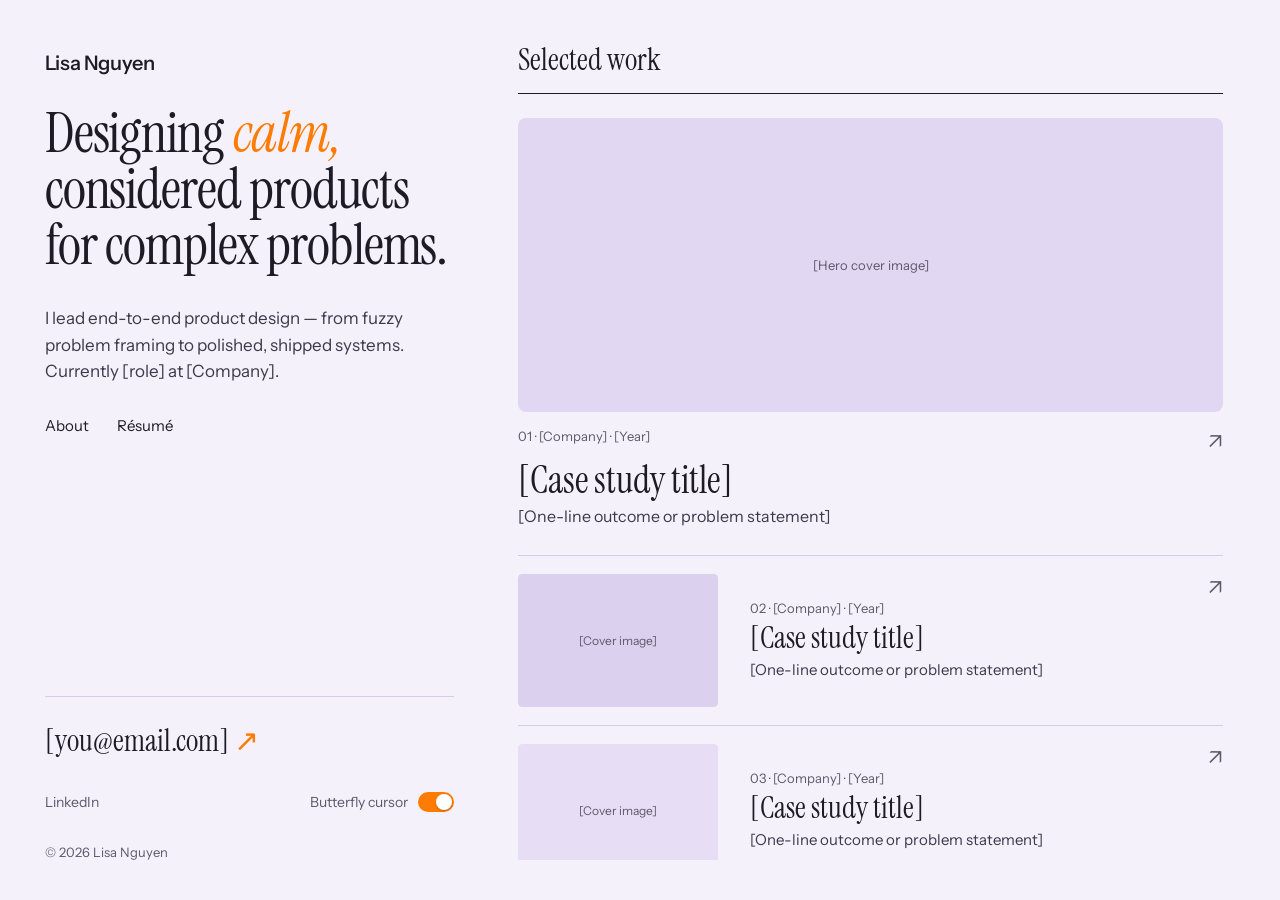
<file: index.html>
<!doctype html>
<html lang="en">
<head>
  <meta charset="utf-8">
  <meta name="viewport" content="width=device-width, initial-scale=1">
  <title>Lisa Nguyen — Senior Product Designer</title>
  <meta name="description" content="Lisa Nguyen is a senior product designer designing calm, considered products for complex problems.">
  <link rel="preconnect" href="https://fonts.googleapis.com">
  <link rel="preconnect" href="https://fonts.gstatic.com" crossorigin>
  <link href="https://fonts.googleapis.com/css2?family=Instrument+Serif:ital@0;1&family=Instrument+Sans:wght@400..700&display=swap" rel="stylesheet">
  <link rel="stylesheet" href="styles.css">
  <script src="main.js" defer></script>
</head>
<body>
  <div class="shell">

    <aside class="intro">
      <div class="intro-top">
        <a class="brand" href="./">Lisa Nguyen</a>
        <h1 class="serif">Designing <em class="accent wave">calm,</em> considered products for complex problems.</h1>
        <p class="bio">I lead end-to-end product design — from fuzzy problem framing to polished, shipped systems. Currently [role] at [Company].</p>
        <nav aria-label="Main">
          <a href="about.html" data-roll>About</a>
          <a href="#" data-roll>Résumé</a>
        </nav>
      </div>

      <div class="contact">
        <a class="email" href="mailto:you@email.com">[you@email.com] <span class="accent">↗</span></a>
        <div class="contact-meta">
          <div class="socials">
            <a href="#" data-roll>LinkedIn</a>
          </div>
          <button class="cursor-toggle" type="button" role="switch" aria-checked="true" data-cursor-toggle>
            Butterfly cursor <span class="switch" aria-hidden="true"><span class="switch-thumb"></span></span>
          </button>
        </div>
        <p class="copyright">© 2026 Lisa Nguyen</p>
      </div>
    </aside>

    <main class="worklist" id="work">
      <div class="worklist-head">
        <h2 class="serif">Selected work</h2>
      </div>

      <!-- To add a project: copy one <a class="project"> block.
           Replace the placeholder div with <img src="assets/your-cover.jpg" alt="…"> -->

      <!-- Featured card · option A, slim (wide short cover, no button) -->
      <a class="featured" href="work/project-01.html">
        <div class="featured-cover">
          <div class="placeholder">[Hero cover image]</div>
        </div>
        <div class="featured-text">
          <span class="featured-meta">
            <span>01 · [Company] · [Year]</span>
            <span class="project-arrow" aria-hidden="true">↗</span>
          </span>
          <span class="featured-title">[Case study title]</span>
          <span class="featured-line">[One-line outcome or problem statement]</span>
        </div>
      </a>

      <!-- [HIDDEN: featured-row] Original featured project as a regular row.
           To bring it back, delete this comment's opening and closing lines
           and remove the "Featured card · option A" block above.
      <a class="project" href="work/project-01.html">
        <div class="project-cover"><div class="placeholder">[Cover image]</div></div>
        <div class="project-text">
          <span class="project-meta">01 · [Company] · [Year]</span>
          <span class="project-title">[Case study title]</span>
          <span class="project-line">[One-line outcome or problem statement]</span>
        </div>
        <span class="tag">Featured</span>
      </a>
      [/HIDDEN: featured-row] -->

      <a class="project" href="#">
        <div class="project-cover"><div class="placeholder tone-2">[Cover image]</div></div>
        <div class="project-text">
          <span class="project-meta">02 · [Company] · [Year]</span>
          <span class="project-title">[Case study title]</span>
          <span class="project-line">[One-line outcome or problem statement]</span>
        </div>
        <span class="project-arrow" aria-hidden="true">↗</span>
      </a>

      <a class="project" href="#">
        <div class="project-cover"><div class="placeholder tone-3">[Cover image]</div></div>
        <div class="project-text">
          <span class="project-meta">03 · [Company] · [Year]</span>
          <span class="project-title">[Case study title]</span>
          <span class="project-line">[One-line outcome or problem statement]</span>
        </div>
        <span class="project-arrow" aria-hidden="true">↗</span>
      </a>

      <a class="project" href="#">
        <div class="project-cover"><div class="placeholder">[Cover image]</div></div>
        <div class="project-text">
          <span class="project-meta">04 · [Company] · [Year]</span>
          <span class="project-title">[Case study title]</span>
          <span class="project-line">[One-line outcome or problem statement]</span>
        </div>
        <span class="project-arrow" aria-hidden="true">↗</span>
      </a>

      <a class="project" href="#">
        <div class="project-cover"><div class="placeholder tone-2">[Cover image]</div></div>
        <div class="project-text">
          <span class="project-meta">05 · [Company] · [Year]</span>
          <span class="project-title">[Case study title]</span>
          <span class="project-line">[One-line outcome or problem statement]</span>
        </div>
        <span class="project-arrow" aria-hidden="true">↗</span>
      </a>

      <a class="project" href="#">
        <div class="project-cover"><div class="placeholder tone-3">[Cover image]</div></div>
        <div class="project-text">
          <span class="project-meta">06 · [Company] · [Year]</span>
          <span class="project-title">[Case study title]</span>
          <span class="project-line">[One-line outcome or problem statement]</span>
        </div>
        <span class="project-arrow" aria-hidden="true">↗</span>
      </a>

      <!-- [HIDDEN: archive-link] "Archive & side projects" link, hidden for now.
           To bring it back, delete this comment's opening and closing lines.
      <a class="archive-link" href="#">
        <span data-roll>Archive &amp; side projects</span>
        <span class="muted">→</span>
      </a>
      [/HIDDEN: archive-link] -->
      <div style="height: 24px"></div>

    </main>

  </div>
</body>
</html>
</file>
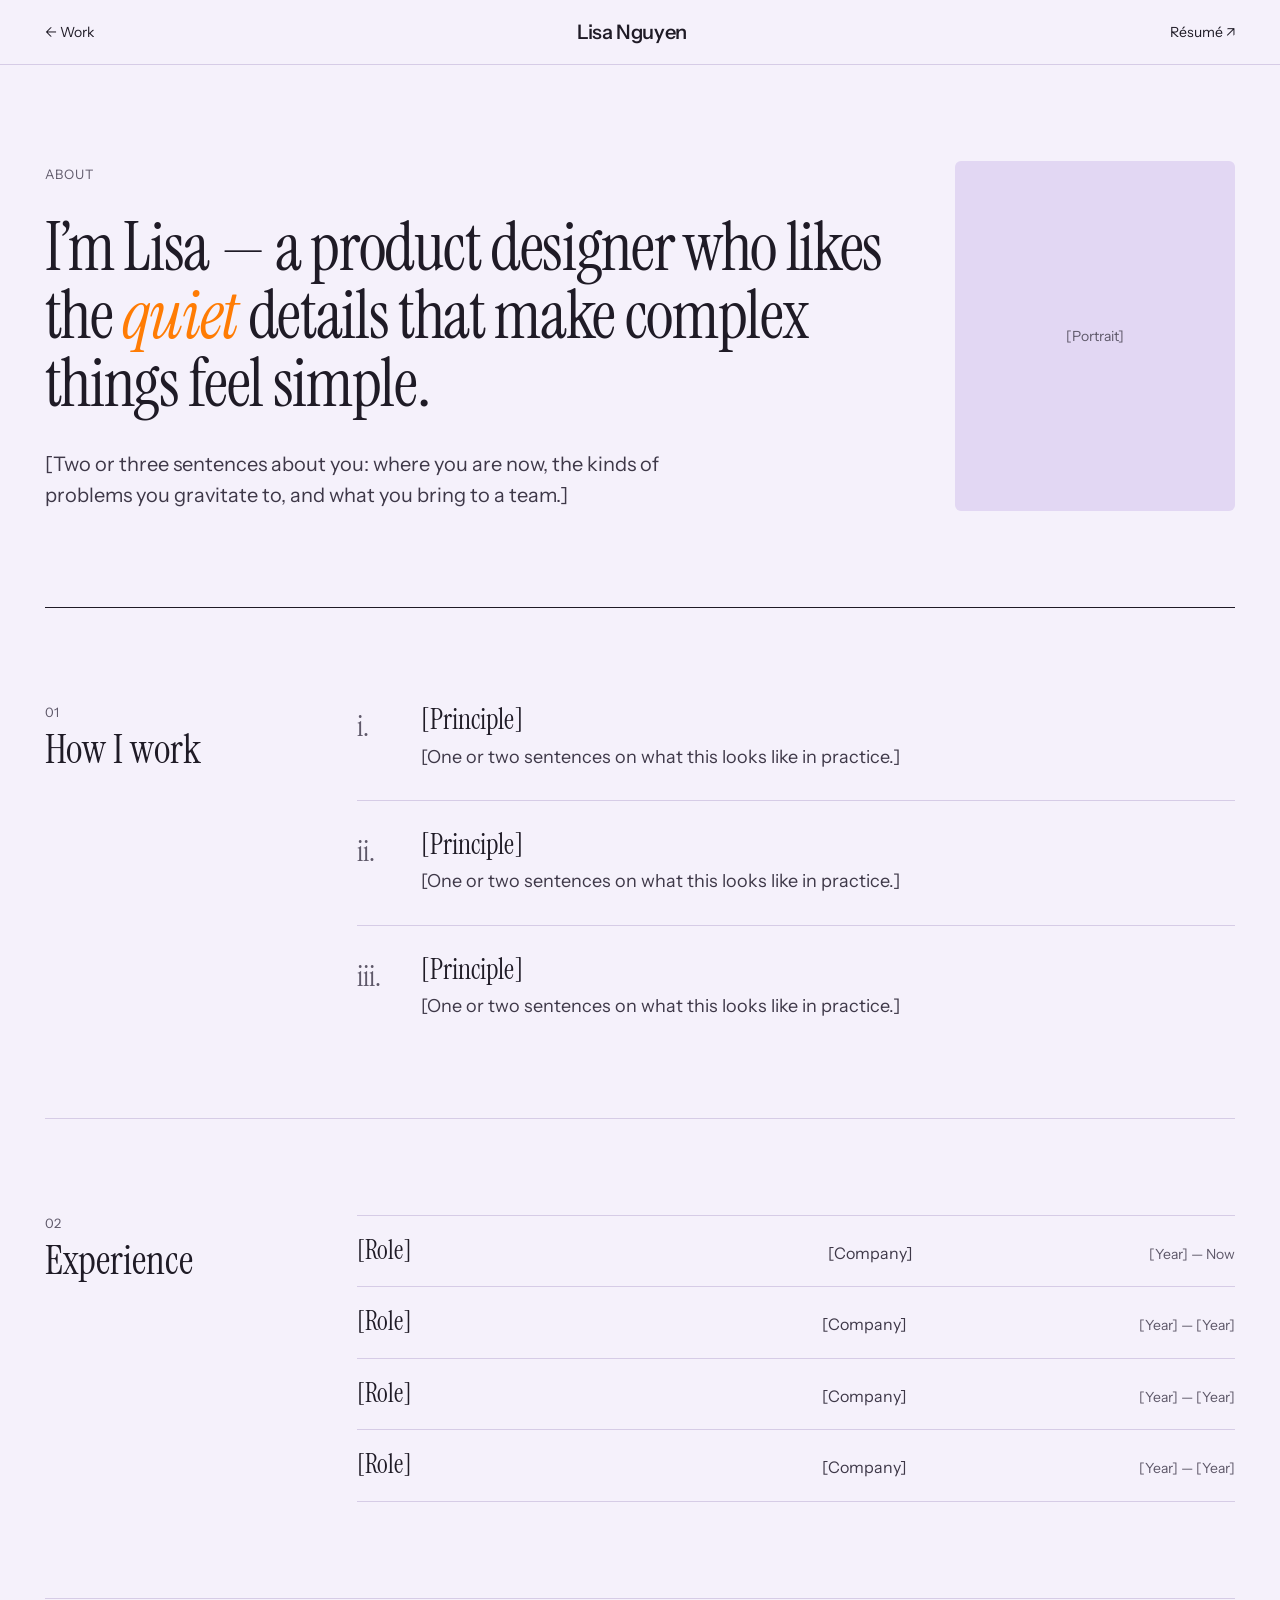
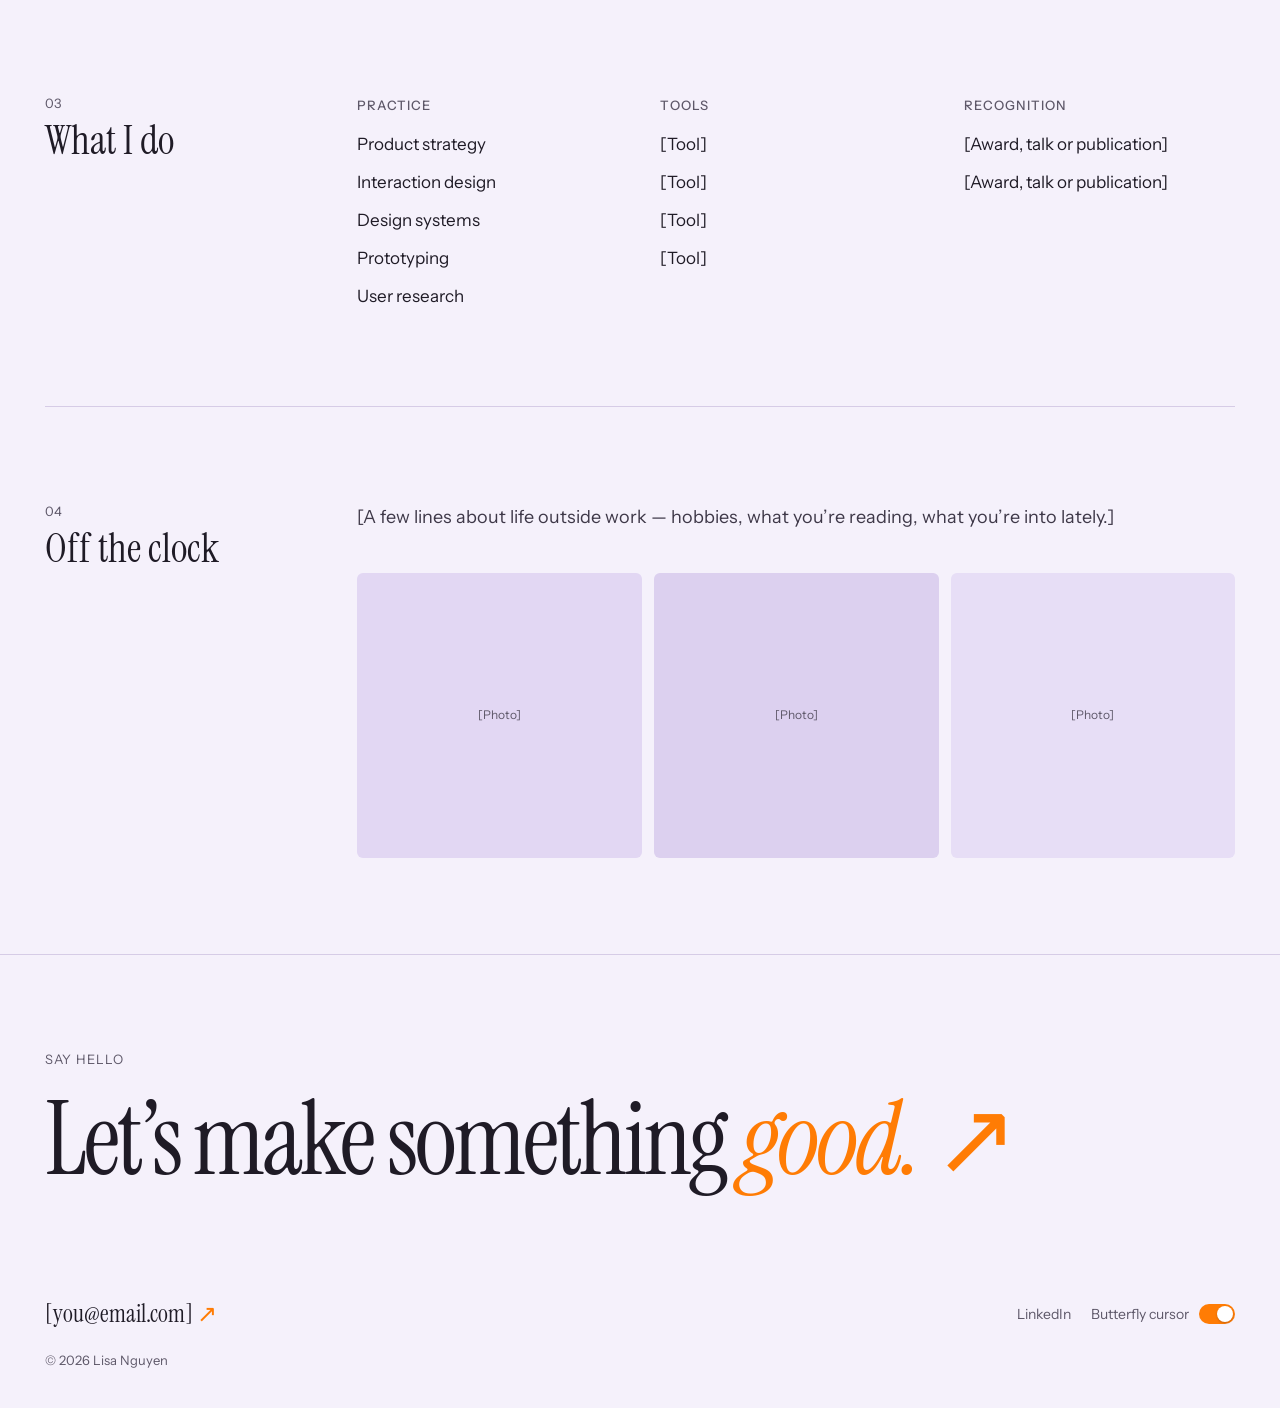
<file: about.html>
<!doctype html>
<html lang="en">
<head>
  <meta charset="utf-8">
  <meta name="viewport" content="width=device-width, initial-scale=1">
  <title>About — Lisa Nguyen</title>
  <meta name="description" content="About Lisa Nguyen, senior product designer.">
  <link rel="preconnect" href="https://fonts.googleapis.com">
  <link rel="preconnect" href="https://fonts.gstatic.com" crossorigin>
  <link href="https://fonts.googleapis.com/css2?family=Instrument+Serif:ital@0;1&family=Instrument+Sans:wght@400..700&display=swap" rel="stylesheet">
  <link rel="stylesheet" href="styles.css">
  <script src="main.js" defer></script>
</head>
<body>

  <header class="topbar">
    <div class="topbar-inner">
      <a href="./" data-roll>← Work</a>
      <a class="brand" href="./">Lisa Nguyen</a>
      <a href="#" data-roll>Résumé ↗</a>
    </div>
  </header>

  <main class="container">

    <section class="about-hero">
      <div class="about-intro">
        <p class="eyebrow">About</p>
        <h1 class="serif">I’m Lisa — a product designer who likes the <em class="accent wave">quiet</em> details that make complex things feel simple.</h1>
        <p class="summary">[Two or three sentences about you: where you are now, the kinds of problems you gravitate to, and what you bring to a team.]</p>
      </div>
      <!-- Replace with <img class="portrait" src="assets/portrait.jpg" alt="Lisa Nguyen"> -->
      <div class="placeholder portrait">[Portrait]</div>
    </section>

    <section class="chapter">
      <div class="chapter-label"><div><span class="muted" style="font-size: 13px">01</span><h2 class="serif">How I work</h2></div></div>
      <div class="chapter-body">
        <ol class="principles">
          <li>
            <span class="num">i.</span>
            <div><h3>[Principle]</h3><p>[One or two sentences on what this looks like in practice.]</p></div>
          </li>
          <li>
            <span class="num">ii.</span>
            <div><h3>[Principle]</h3><p>[One or two sentences on what this looks like in practice.]</p></div>
          </li>
          <li>
            <span class="num">iii.</span>
            <div><h3>[Principle]</h3><p>[One or two sentences on what this looks like in practice.]</p></div>
          </li>
        </ol>
      </div>
    </section>

    <section class="chapter">
      <div class="chapter-label"><div><span class="muted" style="font-size: 13px">02</span><h2 class="serif">Experience</h2></div></div>
      <div class="chapter-body">
        <ul class="experience">
          <li><span class="exp-role">[Role]</span><span class="exp-co">[Company]</span><span class="exp-years">[Year] — Now</span></li>
          <li><span class="exp-role">[Role]</span><span class="exp-co">[Company]</span><span class="exp-years">[Year] — [Year]</span></li>
          <li><span class="exp-role">[Role]</span><span class="exp-co">[Company]</span><span class="exp-years">[Year] — [Year]</span></li>
          <li><span class="exp-role">[Role]</span><span class="exp-co">[Company]</span><span class="exp-years">[Year] — [Year]</span></li>
        </ul>
      </div>
    </section>

    <section class="chapter">
      <div class="chapter-label"><div><span class="muted" style="font-size: 13px">03</span><h2 class="serif">What I do</h2></div></div>
      <div class="chapter-body">
        <div class="capabilities">
          <div>
            <h3 class="cap-head">Practice</h3>
            <ul>
              <li>Product strategy</li>
              <li>Interaction design</li>
              <li>Design systems</li>
              <li>Prototyping</li>
              <li>User research</li>
            </ul>
          </div>
          <div>
            <h3 class="cap-head">Tools</h3>
            <ul>
              <li>[Tool]</li>
              <li>[Tool]</li>
              <li>[Tool]</li>
              <li>[Tool]</li>
            </ul>
          </div>
          <div>
            <h3 class="cap-head">Recognition</h3>
            <ul>
              <li>[Award, talk or publication]</li>
              <li>[Award, talk or publication]</li>
            </ul>
          </div>
        </div>
      </div>
    </section>

    <section class="chapter no-rule">
      <div class="chapter-label"><div><span class="muted" style="font-size: 13px">04</span><h2 class="serif">Off the clock</h2></div></div>
      <div class="chapter-body">
        <p>[A few lines about life outside work — hobbies, what you’re reading, what you’re into lately.]</p>
        <div class="offclock">
          <div class="placeholder">[Photo]</div>
          <div class="placeholder tone-2">[Photo]</div>
          <div class="placeholder tone-3">[Photo]</div>
        </div>
      </div>
    </section>

  </main>

  <section class="about-cta">
    <div class="container">
      <p class="eyebrow">Say hello</p>
      <a class="cta-link" href="mailto:you@email.com">Let’s make something <em>good.</em> <span class="accent">↗</span></a>
    </div>
  </section>

  <footer class="site-footer">
    <a class="email" href="mailto:you@email.com">[you@email.com] <span class="accent">↗</span></a>
    <div class="socials" style="align-items: center">
      <a href="#" data-roll>LinkedIn</a>
      <button class="cursor-toggle" type="button" role="switch" aria-checked="true" data-cursor-toggle>
        Butterfly cursor <span class="switch" aria-hidden="true"><span class="switch-thumb"></span></span>
      </button>
    </div>
    <p class="copyright">© 2026 Lisa Nguyen</p>
  </footer>

</body>
</html>
</file>
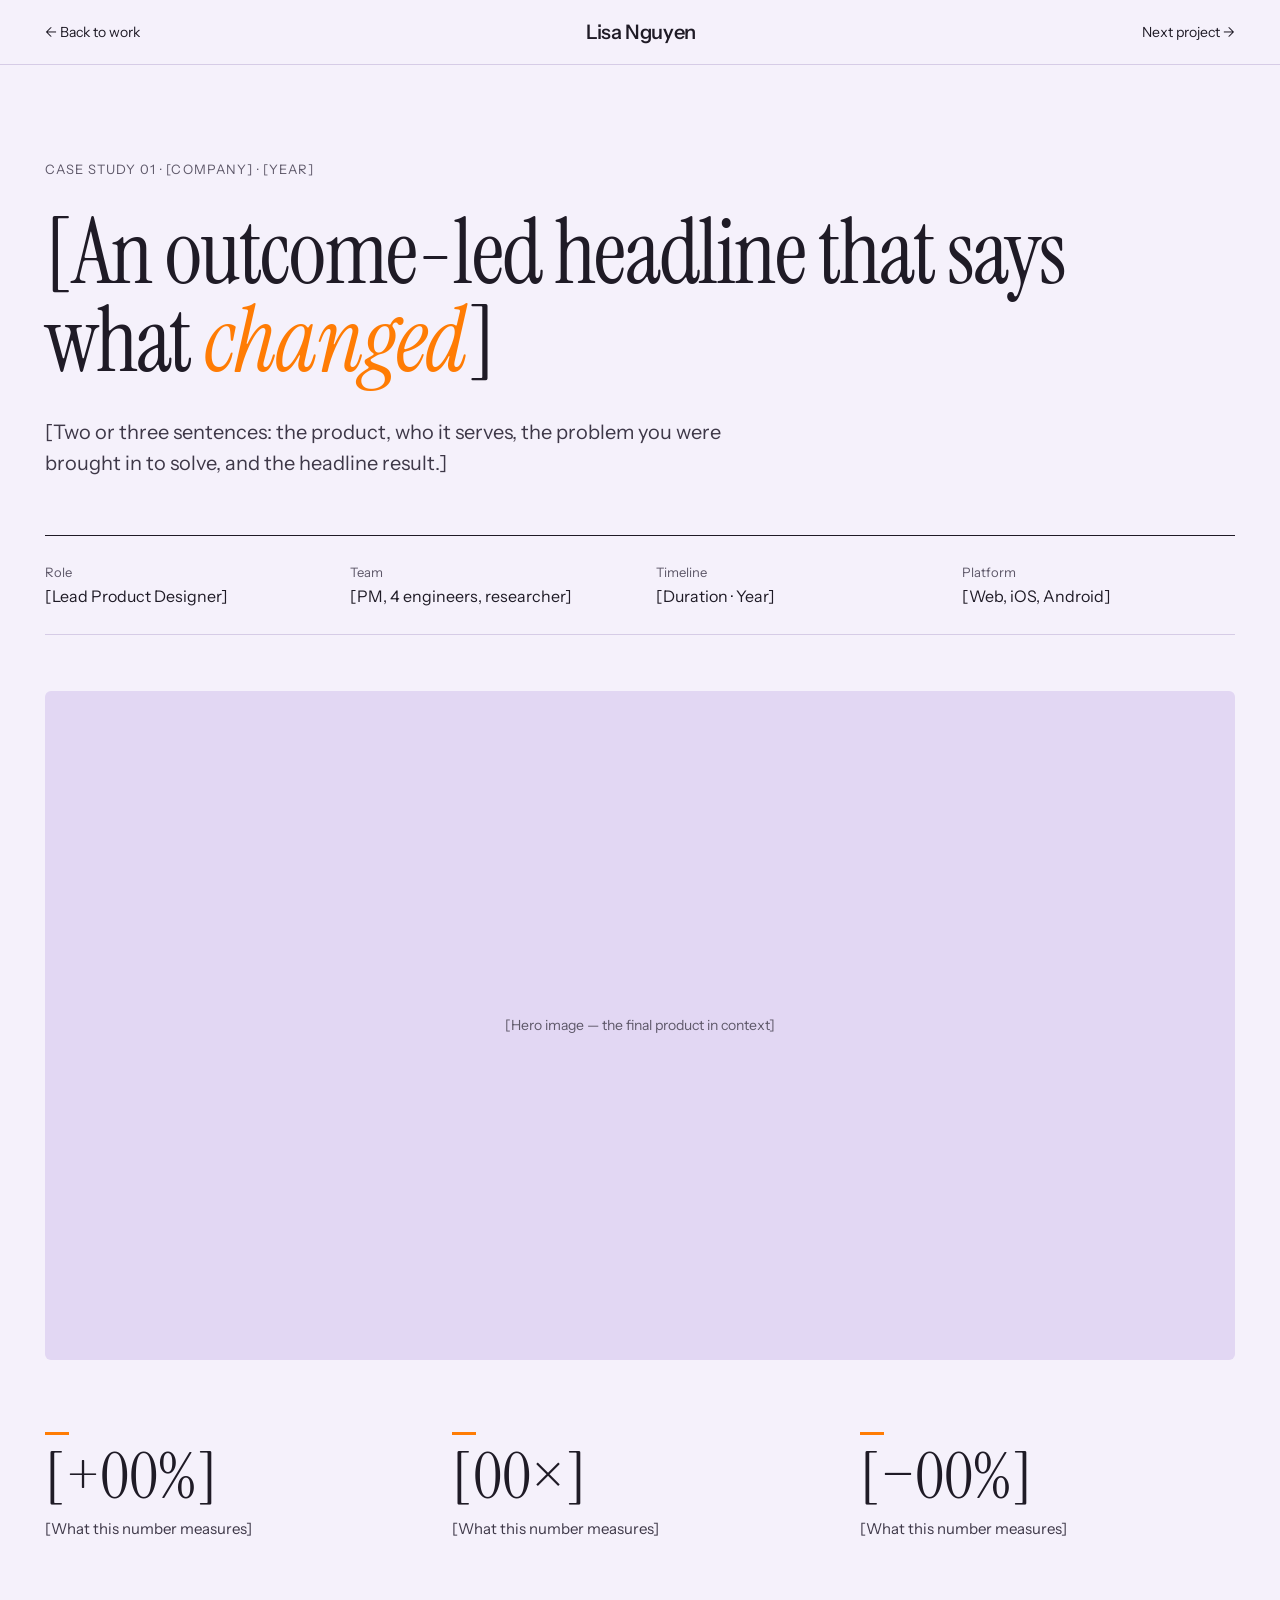
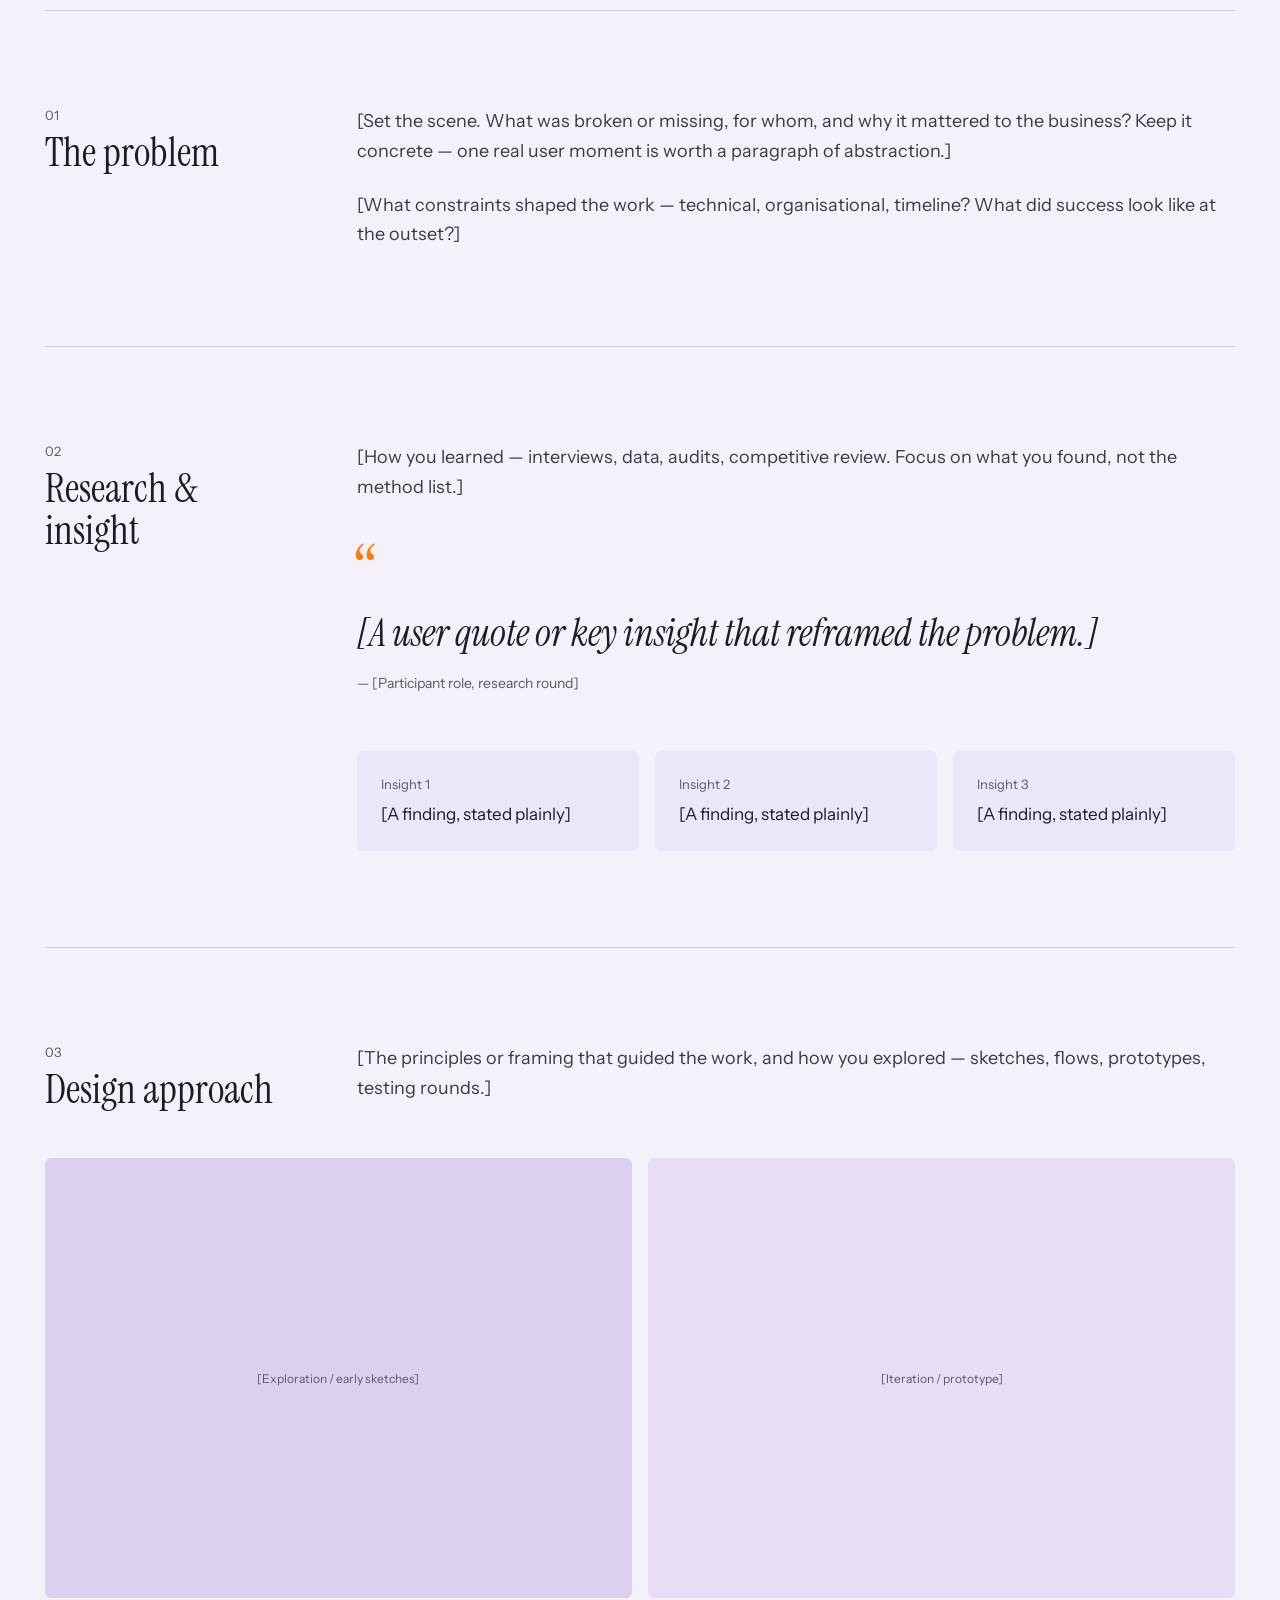
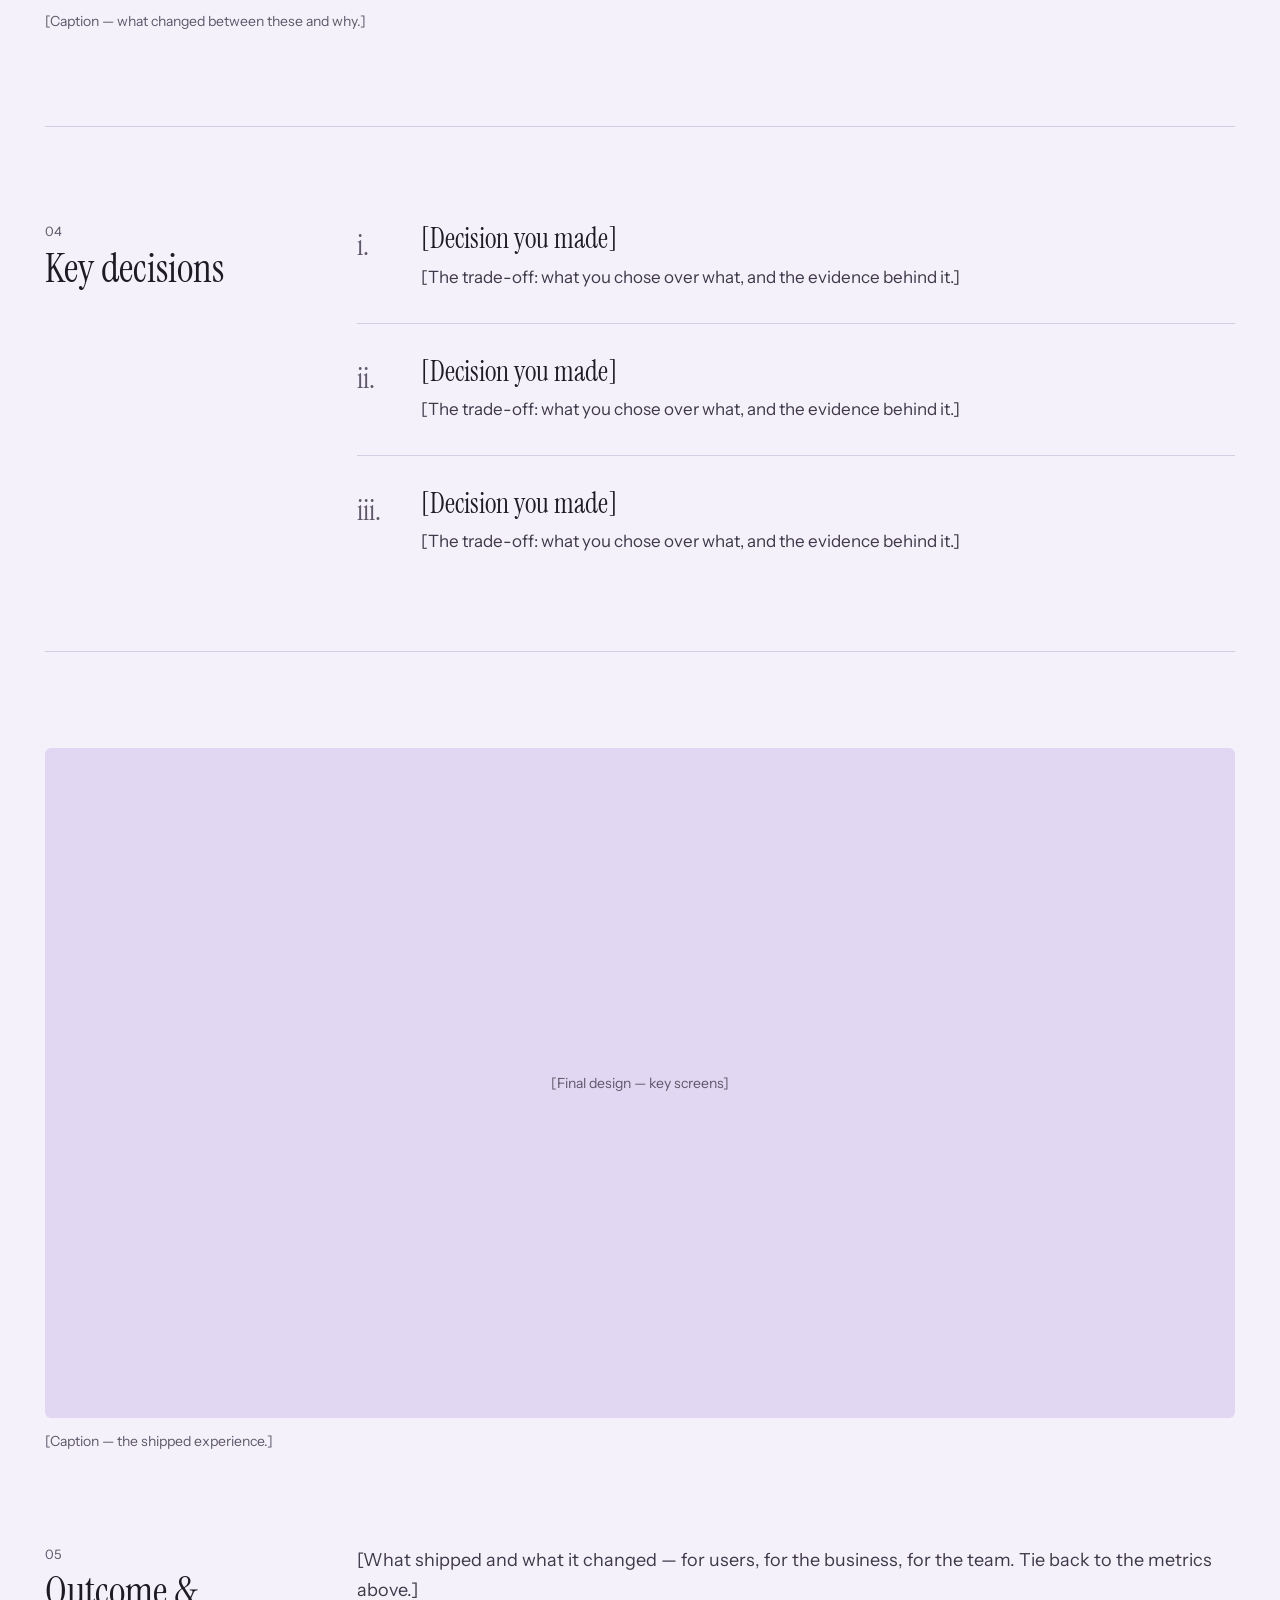
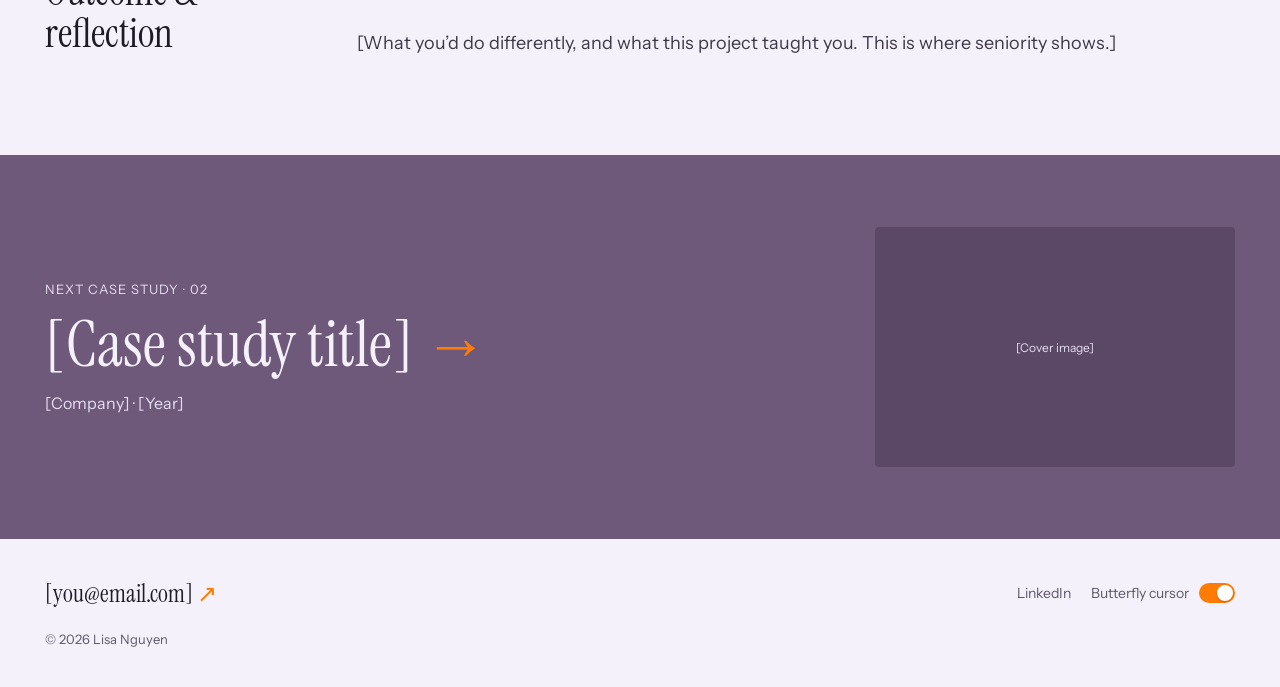
<file: work/project-01.html>
<!doctype html>
<html lang="en">
<head>
  <meta charset="utf-8">
  <meta name="viewport" content="width=device-width, initial-scale=1">
  <title>[Case study title] — Lisa Nguyen</title>
  <meta name="description" content="[One-sentence summary of this case study]">
  <link rel="preconnect" href="https://fonts.googleapis.com">
  <link rel="preconnect" href="https://fonts.gstatic.com" crossorigin>
  <link href="https://fonts.googleapis.com/css2?family=Instrument+Serif:ital@0;1&family=Instrument+Sans:wght@400..700&display=swap" rel="stylesheet">
  <link rel="stylesheet" href="../styles.css">
  <script src="../main.js" defer></script>
</head>
<body>

  <header class="topbar">
    <div class="topbar-inner">
      <a href="../" data-roll>← Back to work</a>
      <a class="brand" href="../">Lisa Nguyen</a>
      <a href="#next" data-roll>Next project →</a>
    </div>
  </header>

  <main class="container">

    <section class="cs-hero">
      <p class="eyebrow">Case study 01 · [Company] · [Year]</p>
      <h1 class="serif">[An outcome-led headline that says what <em class="accent wave">changed</em>]</h1>
      <p class="summary">[Two or three sentences: the product, who it serves, the problem you were brought in to solve, and the headline result.]</p>
    </section>

    <dl class="facts">
      <div><dt>Role</dt><dd>[Lead Product Designer]</dd></div>
      <div><dt>Team</dt><dd>[PM, 4 engineers, researcher]</dd></div>
      <div><dt>Timeline</dt><dd>[Duration · Year]</dd></div>
      <div><dt>Platform</dt><dd>[Web, iOS, Android]</dd></div>
    </dl>

    <!-- Replace with <img class="hero-image" src="../assets/project-01/hero.jpg" alt="…"> -->
    <div class="placeholder hero-image">[Hero image — the final product in context]</div>

    <section class="metrics" aria-label="Impact">
      <div class="metric"><span class="metric-bar"></span><span class="metric-value">[+00%]</span><span class="metric-label">[What this number measures]</span></div>
      <div class="metric"><span class="metric-bar"></span><span class="metric-value">[00×]</span><span class="metric-label">[What this number measures]</span></div>
      <div class="metric"><span class="metric-bar"></span><span class="metric-value">[−00%]</span><span class="metric-label">[What this number measures]</span></div>
    </section>

    <section class="chapter">
      <div class="chapter-label"><div><span class="muted" style="font-size: 13px">01</span><h2 class="serif">The problem</h2></div></div>
      <div class="chapter-body">
        <p>[Set the scene. What was broken or missing, for whom, and why it mattered to the business? Keep it concrete — one real user moment is worth a paragraph of abstraction.]</p>
        <p>[What constraints shaped the work — technical, organisational, timeline? What did success look like at the outset?]</p>
      </div>
    </section>

    <section class="chapter">
      <div class="chapter-label"><div><span class="muted" style="font-size: 13px">02</span><h2 class="serif">Research &amp; insight</h2></div></div>
      <div class="chapter-body" style="gap: 40px">
        <p>[How you learned — interviews, data, audits, competitive review. Focus on what you found, not the method list.]</p>
        <blockquote class="quote">
          <span class="quote-mark" aria-hidden="true">“</span>
          <p>[A user quote or key insight that reframed the problem.]</p>
          <cite>— [Participant role, research round]</cite>
        </blockquote>
        <div class="insights">
          <div class="insight"><span>Insight 1</span><span>[A finding, stated plainly]</span></div>
          <div class="insight"><span>Insight 2</span><span>[A finding, stated plainly]</span></div>
          <div class="insight"><span>Insight 3</span><span>[A finding, stated plainly]</span></div>
        </div>
      </div>
    </section>

    <section class="chapter no-rule" style="padding-bottom: 48px">
      <div class="chapter-label"><div><span class="muted" style="font-size: 13px">03</span><h2 class="serif">Design approach</h2></div></div>
      <div class="chapter-body">
        <p>[The principles or framing that guided the work, and how you explored — sketches, flows, prototypes, testing rounds.]</p>
      </div>
    </section>

    <figure class="figure">
      <div class="figure-pair">
        <div class="placeholder tone-2">[Exploration / early sketches]</div>
        <div class="placeholder tone-3">[Iteration / prototype]</div>
      </div>
      <figcaption>[Caption — what changed between these and why.]</figcaption>
    </figure>

    <section class="chapter" style="border-top: 1px solid var(--line)">
      <div class="chapter-label"><div><span class="muted" style="font-size: 13px">04</span><h2 class="serif">Key decisions</h2></div></div>
      <ol class="decisions chapter-body">
        <li><span class="num">i.</span><div><h3>[Decision you made]</h3><p>[The trade-off: what you chose over what, and the evidence behind it.]</p></div></li>
        <li><span class="num">ii.</span><div><h3>[Decision you made]</h3><p>[The trade-off: what you chose over what, and the evidence behind it.]</p></div></li>
        <li><span class="num">iii.</span><div><h3>[Decision you made]</h3><p>[The trade-off: what you chose over what, and the evidence behind it.]</p></div></li>
      </ol>
    </section>

    <figure class="figure" style="margin-top: 96px">
      <div class="placeholder figure-wide">[Final design — key screens]</div>
      <figcaption>[Caption — the shipped experience.]</figcaption>
    </figure>

    <section class="chapter no-rule" style="padding-top: 0">
      <div class="chapter-label"><div><span class="muted" style="font-size: 13px">05</span><h2 class="serif">Outcome &amp; reflection</h2></div></div>
      <div class="chapter-body">
        <p>[What shipped and what it changed — for users, for the business, for the team. Tie back to the metrics above.]</p>
        <p>[What you’d do differently, and what this project taught you. This is where seniority shows.]</p>
      </div>
    </section>

  </main>

  <a class="next" id="next" href="#">
    <div class="next-inner">
      <div class="next-text">
        <span class="eyebrow">Next case study · 02</span>
        <span class="next-title">[Case study title] <span class="accent">→</span></span>
        <span class="muted">[Company] · [Year]</span>
      </div>
      <div class="placeholder next-cover">[Cover image]</div>
    </div>
  </a>

  <footer class="site-footer">
    <a class="email" href="mailto:you@email.com">[you@email.com] <span class="accent">↗</span></a>
    <div class="socials" style="align-items: center">
      <a href="#" data-roll>LinkedIn</a>
      <button class="cursor-toggle" type="button" role="switch" aria-checked="true" data-cursor-toggle>
        Butterfly cursor <span class="switch" aria-hidden="true"><span class="switch-thumb"></span></span>
      </button>
    </div>
    <p class="copyright">© 2026 Lisa Nguyen</p>
  </footer>

</body>
</html>
</file>
<file: styles.css>
/* ==========================================================================
   Tokens
   ========================================================================== */
:root {
  --bg: #F5F1FB;          /* Whisper lilac */
  --surface: #EDE6F8;     /* cards, insight boxes */
  --ink: #1F1B26;         /* primary text */
  --ink-2: #3E3848;       /* body text */
  --muted: #5E5869;       /* secondary text */
  --line: #D6CCE6;        /* dividers */
  --accent: #FF7C04;      /* the pop of color */
  --name-color: var(--ink);  /* your name in the header */
  --band: #6E597A;        /* "next case study" band */
  --band-text: #F5F1FB;
  --band-muted: #E6DEF2;

  --tone-1: #E2D7F3;      /* image placeholders */
  --tone-2: #DCD0EF;
  --tone-3: #E7DEF6;

  --serif: 'Instrument Serif', Georgia, serif;
  --sans: 'Instrument Sans', system-ui, -apple-system, sans-serif;

  --gutter: clamp(16px, 3.5vw, 56px);
  --max: 1280px;
  --ease: cubic-bezier(.2, .7, .2, 1);
}

/* ==========================================================================
   Base
   ========================================================================== */
*, *::before, *::after { box-sizing: border-box; }
html { -webkit-text-size-adjust: 100%; }
body {
  margin: 0;
  background: var(--bg);
  color: var(--ink);
  font-family: var(--sans);
  -webkit-font-smoothing: antialiased;
}
img { display: block; max-width: 100%; }
a { color: var(--ink); }
a:hover { color: var(--muted); }
:focus-visible { outline: 2px solid var(--ink); outline-offset: 3px; border-radius: 2px; }
h1, h2, h3, p, figure, blockquote, dl, dd { margin: 0; }

.serif { font-family: var(--serif); font-weight: 400; }
.eyebrow { font-size: 13px; letter-spacing: .08em; text-transform: uppercase; color: var(--muted); }
.muted { color: var(--muted); }
.accent { color: var(--accent); }
.visually-hidden {
  position: absolute; width: 1px; height: 1px; overflow: hidden;
  clip: rect(0 0 0 0); white-space: nowrap;
}

.brand { display: inline-flex; align-items: center; text-decoration: none; font-family: var(--sans); font-weight: 550; font-size: 20px; line-height: 1; letter-spacing: -0.02em; color: var(--name-color); transition: color .3s var(--ease); }
.brand:hover { color: var(--muted); }
.copyright { font-size: 13px; color: var(--muted); }
.site-footer .copyright { flex-basis: 100%; }

.placeholder {
  display: flex; align-items: center; justify-content: center;
  border-radius: 4px; background: var(--tone-1);
  color: var(--muted); font-size: 12px; text-align: center;
}
.tone-2 { background: var(--tone-2); }
.tone-3 { background: var(--tone-3); }

/* ==========================================================================
   Home — split layout
   ========================================================================== */
.shell {
  min-height: 100vh;
  padding: 40px var(--gutter);
  display: flex; flex-wrap: wrap; gap: 32px 72px;
}
.intro {
  flex: 1 1 340px; max-width: 460px;
  display: flex; flex-direction: column; justify-content: space-between; gap: 32px;
}
.intro-top { display: flex; flex-direction: column; gap: 32px; }
.intro h1 { font-size: clamp(44px, 4.4vw, 64px); line-height: 1; letter-spacing: -.02em; }
.intro .bio { font-size: 17px; line-height: 1.55; color: var(--ink-2); }
.intro nav { display: flex; flex-wrap: wrap; gap: 28px; font-size: 15px; }
.intro nav a { text-decoration: none; }

.contact { display: flex; flex-direction: column; gap: 20px; padding-top: 24px; border-top: 1px solid var(--line); }
.contact .email { font-family: var(--serif); font-size: 30px; text-decoration: none; }
.contact-meta { display: flex; flex-wrap: wrap; justify-content: space-between; align-items: center; gap: 16px; font-size: 14px; color: var(--muted); }
.socials { display: flex; flex-wrap: wrap; gap: 20px; }
.socials a { color: var(--muted); }

.worklist { flex: 999 1 560px; min-width: 0; display: flex; flex-direction: column; }
.worklist-head {
  position: sticky; top: 0; z-index: 1; background: var(--bg);
  display: flex; justify-content: space-between; align-items: baseline;
  padding-bottom: 14px; border-bottom: 1px solid var(--ink);
}
.worklist-head h2 { font-size: 30px; }

.project {
  display: flex; flex-wrap: wrap; align-items: center; gap: 16px 32px;
  padding: 18px 0; border-bottom: 1px solid var(--line);
  text-decoration: none; flex-shrink: 0;
}
.project:hover { color: var(--ink); }
.project-cover { flex: 0 0 clamp(140px, 16vw, 200px); aspect-ratio: 3 / 2; overflow: hidden; border-radius: 4px; }
.project-cover > * { width: 100%; height: 100%; object-fit: cover; transition: transform .6s var(--ease); }
.project-text { flex: 1 1 220px; min-width: 0; display: flex; flex-direction: column; gap: 6px; }
.project-meta { font-size: 13px; color: var(--muted); }
.project-title { font-family: var(--serif); font-size: 30px; line-height: 1.05; }
.project-line { font-size: 15px; line-height: 1.45; color: var(--ink-2); }
.project-arrow { align-self: flex-start; font-size: 22px; color: var(--muted); transition: transform .4s var(--ease), color .4s; }
.tag { align-self: flex-start; padding: 5px 12px; border-radius: 999px; background: var(--accent); color: var(--ink); font-size: 12px; font-weight: 600; }

/* Featured card — option A (slim): wide short cover at the top of the work list */
.featured {
  display: flex; flex-direction: column; gap: 16px; flex-shrink: 0;
  padding: 24px 0 26px; border-bottom: 1px solid var(--line); text-decoration: none;
}
.featured:hover { color: var(--ink); }
.featured-cover { position: relative; aspect-ratio: 12 / 5; overflow: hidden; border-radius: 8px; }
.featured-cover > :first-child { width: 100%; height: 100%; object-fit: cover; font-size: 13px; transition: transform .7s var(--ease); }
.featured-cover .tag { position: absolute; top: 16px; left: 16px; padding: 6px 12px; }
.featured-text { display: flex; flex-direction: column; gap: 6px; }
.featured-meta { display: flex; justify-content: space-between; align-items: flex-start; gap: 16px; font-size: 13px; color: var(--muted); }
.featured-title { font-family: var(--serif); font-size: clamp(30px, 3vw, 38px); line-height: 1.02; display: inline-block; transition: transform .5s var(--ease); }
.featured-line { font-size: 16px; line-height: 1.45; color: var(--ink-2); }

.archive-link { display: flex; justify-content: space-between; align-items: center; min-height: 64px; text-decoration: none; font-size: 15px; flex-shrink: 0; }

@media (min-width: 768px) {
  .shell { height: 100vh; overflow: hidden; flex-wrap: nowrap; column-gap: clamp(32px, 5vw, 72px); }
  /* In very short windows the intro can be taller than the screen; let it
     scroll on its own instead of clipping the email and copyright. */
  .intro { flex: 0 0 clamp(280px, 32vw, 440px); overflow-y: auto; scrollbar-width: thin; scrollbar-color: #CFC3E3 transparent; }
  /* Sit the name on the same baseline as the "Selected work" heading. */
  .intro .brand { margin-top: 12.5px; }
  .worklist { flex: 1 1 0; height: 100%; overflow-y: auto; padding-right: 12px; scrollbar-width: thin; scrollbar-color: #CFC3E3 transparent; }
}

/* ==========================================================================
   Case study
   ========================================================================== */
.topbar { position: sticky; top: 0; z-index: 10; background: var(--bg); border-bottom: 1px solid var(--line); }
.topbar-inner, .container { max-width: var(--max); margin: 0 auto; padding: 0 var(--gutter); }
.topbar-inner { min-height: 64px; display: flex; flex-wrap: wrap; justify-content: space-between; align-items: center; gap: 12px; font-size: 14px; }
.topbar-inner > a:not(.brand) { display: inline-flex; align-items: center; min-height: 44px; text-decoration: none; }

.cs-hero { padding: 96px 0 56px; display: flex; flex-direction: column; gap: 32px; }
.cs-hero h1 { max-width: 1080px; font-size: clamp(48px, 7vw, 104px); line-height: .98; letter-spacing: -.02em; }
.cs-hero .summary { max-width: 680px; font-size: 20px; line-height: 1.55; color: var(--ink-2); }

.facts {
  display: grid; grid-template-columns: repeat(auto-fit, minmax(200px, 1fr)); gap: 24px 32px;
  padding: 28px 0; border-top: 1px solid var(--ink); border-bottom: 1px solid var(--line);
}
.facts div { display: flex; flex-direction: column; gap: 6px; }
.facts dt { font-size: 13px; color: var(--muted); }
.facts dd { font-size: 16px; }

.hero-image { margin-top: 56px; aspect-ratio: 16 / 9; border-radius: 6px; font-size: 14px; }

.metrics { display: grid; grid-template-columns: repeat(auto-fit, minmax(220px, 1fr)); gap: 32px; padding: 72px 0; border-bottom: 1px solid var(--line); }
.metric { display: flex; flex-direction: column; gap: 10px; }
.metric-bar { width: 24px; height: 3px; background: var(--accent); }
.metric-value { font-family: var(--serif); font-size: 64px; line-height: 1; }
.metric-label { font-size: 15px; color: var(--ink-2); }

.chapter { display: flex; flex-wrap: wrap; gap: 24px 72px; padding: 96px 0; border-bottom: 1px solid var(--line); }
.chapter.no-rule { border-bottom: 0; }
.chapter-label { flex: 1 1 240px; max-width: 320px; }
.chapter-label > div { position: sticky; top: 104px; display: flex; flex-direction: column; gap: 8px; }
.chapter-label h2 { font-size: 40px; line-height: 1.05; }
.chapter-body { flex: 999 1 560px; min-width: 0; display: flex; flex-direction: column; gap: 24px; font-size: 18px; line-height: 1.65; color: var(--ink-2); }

.quote { display: flex; flex-direction: column; gap: 16px; padding: 16px 0; }
.quote-mark { font-family: var(--serif); font-size: 72px; line-height: .5; color: var(--accent); }
.quote p { font-family: var(--serif); font-style: italic; font-size: clamp(28px, 3vw, 40px); line-height: 1.2; color: var(--ink); }
.quote cite { font-style: normal; font-size: 14px; color: var(--muted); }

.insights { display: grid; grid-template-columns: repeat(auto-fit, minmax(220px, 1fr)); gap: 16px; }
.insight { padding: 24px; border-radius: 6px; background: var(--surface); display: flex; flex-direction: column; gap: 8px; color: var(--ink); font-size: 17px; line-height: 1.45; }
.insight span:first-child { font-size: 13px; color: var(--muted); }

.figure { display: flex; flex-direction: column; gap: 14px; margin: 0 0 96px; }
.figure figcaption { font-size: 14px; color: var(--muted); }
.figure-pair { display: grid; grid-template-columns: repeat(auto-fit, minmax(300px, 1fr)); gap: 16px; }
.figure-pair > * { aspect-ratio: 4 / 3; border-radius: 6px; }
.figure-wide { aspect-ratio: 16 / 9; border-radius: 6px; font-size: 14px; }

.decisions { list-style: none; margin: 0; padding: 0; display: flex; flex-direction: column; gap: 0; }
.decisions li { display: flex; gap: 24px; padding: 32px 0; border-bottom: 1px solid var(--line); }
.decisions li:first-child { padding-top: 0; }
.decisions li:last-child { padding-bottom: 0; border-bottom: 0; }
.decisions .num { flex: 0 0 40px; font-family: var(--serif); font-size: 28px; color: var(--muted); }
.decisions h3 { font-family: var(--serif); font-weight: 400; font-size: 28px; line-height: 1.15; color: var(--ink); margin-bottom: 8px; }
.decisions p { font-size: 17px; line-height: 1.6; }

.next { display: block; background: var(--band); color: var(--band-text); text-decoration: none; }
.next:hover { color: var(--band-text); }
.next-inner { max-width: var(--max); margin: 0 auto; padding: 72px var(--gutter); display: flex; flex-wrap: wrap; align-items: center; gap: 32px 56px; }
.next-text { flex: 1 1 360px; display: flex; flex-direction: column; gap: 16px; }
.next-text .eyebrow, .next-text .muted { color: var(--band-muted); }
.next-title { font-family: var(--serif); font-size: clamp(40px, 5vw, 72px); line-height: 1; }
.next-cover { flex: 0 1 360px; aspect-ratio: 3 / 2; border-radius: 4px; background: #5B4866; color: var(--band-muted); }

.site-footer { max-width: var(--max); margin: 0 auto; padding: 32px var(--gutter) 40px; display: flex; flex-wrap: wrap; justify-content: space-between; align-items: center; gap: 16px; font-size: 14px; color: var(--muted); }
.site-footer .email { font-family: var(--serif); font-size: 24px; text-decoration: none; }

/* ==========================================================================
   About
   ========================================================================== */
.about-hero { display: flex; flex-wrap: wrap; align-items: flex-end; gap: 48px 72px; padding: 96px 0; border-bottom: 1px solid var(--ink); }
.about-intro { flex: 999 1 520px; display: flex; flex-direction: column; gap: 32px; }
.about-intro h1 { font-size: clamp(40px, 5.2vw, 76px); line-height: 1.02; letter-spacing: -.02em; }
.about-intro .summary { max-width: 620px; font-size: 20px; line-height: 1.55; color: var(--ink-2); }
.portrait { flex: 1 1 280px; max-width: 400px; aspect-ratio: 4 / 5; border-radius: 6px; object-fit: cover; font-size: 14px; }

.principles { list-style: none; margin: 0; padding: 0; display: flex; flex-direction: column; }
.principles li { display: flex; gap: 24px; padding: 28px 0; border-bottom: 1px solid var(--line); }
.principles li:first-child { padding-top: 0; }
.principles li:last-child { padding-bottom: 0; border-bottom: 0; }
.principles .num { flex: 0 0 40px; font-family: var(--serif); font-size: 28px; color: var(--muted); }
.principles h3 { font-family: var(--serif); font-weight: 400; font-size: 28px; line-height: 1.15; color: var(--ink); margin-bottom: 6px; }

.experience { list-style: none; margin: 0; padding: 0; border-top: 1px solid var(--line); }
.experience li {
  display: grid; grid-template-columns: minmax(0, 3fr) minmax(0, 2fr) auto; gap: 8px 24px; align-items: baseline;
  padding: 20px 0; border-bottom: 1px solid var(--line);
}
.exp-role { font-family: var(--serif); font-size: 26px; line-height: 1.15; color: var(--ink); }
.exp-co { font-size: 16px; color: var(--ink-2); }
.exp-years { font-size: 14px; color: var(--muted); white-space: nowrap; }
@media (max-width: 600px) {
  .experience li { grid-template-columns: 1fr auto; }
  .exp-co { grid-column: 1; grid-row: 2; }
}

.capabilities { display: grid; grid-template-columns: repeat(auto-fit, minmax(180px, 1fr)); gap: 32px; }
.cap-head { font-family: var(--sans); font-size: 13px; font-weight: 500; letter-spacing: .08em; text-transform: uppercase; color: var(--muted); margin-bottom: 14px; }
.capabilities ul { list-style: none; margin: 0; padding: 0; display: flex; flex-direction: column; gap: 10px; color: var(--ink); font-size: 17px; }

.offclock { display: grid; grid-template-columns: repeat(3, minmax(0, 1fr)); gap: 12px; margin-top: 16px; }
.offclock > * { aspect-ratio: 1; border-radius: 6px; }
@media (max-width: 600px) { .offclock { grid-template-columns: repeat(2, minmax(0, 1fr)); } }

.about-cta { border-top: 1px solid var(--line); padding: 96px 0 72px; }
.about-cta .container { display: flex; flex-direction: column; gap: 24px; }
.cta-link { font-family: var(--serif); font-size: clamp(48px, 8vw, 128px); line-height: .95; letter-spacing: -.03em; text-decoration: none; }
.cta-link em { color: var(--accent); }

/* ==========================================================================
   Mini interactions
   Each one only runs on devices with a real hover pointer, and is switched
   off for people who ask their OS for reduced motion.
   ========================================================================== */

/* 1. Rolling links — text slides up and is replaced by a copy (main.js
      wraps the text of any element with [data-roll]). */
.roll { display: inline-block; height: 1.2em; line-height: 1.2; overflow: hidden; vertical-align: bottom; }
.roll-inner { display: block; transition: transform .45s var(--ease); }
.roll-inner > span { display: block; }

/* 2. Project rows — title shifts right and goes italic, cover zooms,
      arrow tilts toward the reader. */
.project-title { display: inline-block; transition: transform .5s var(--ease), letter-spacing .5s var(--ease); }

/* 3. Letter wave — each letter of the headline accent word hops in sequence
      on hover (main.js splits words marked .wave into letters). */
.wave { display: inline-block; }
.wave-letter { display: inline-block; }

@media (hover: hover) and (pointer: fine) and (prefers-reduced-motion: no-preference) {
  a:hover .roll-inner, button:hover .roll-inner { transform: translateY(-1.2em); }

  .project:hover .project-title { transform: translateX(10px); font-style: italic; }
  .project:hover .project-cover > * { transform: scale(1.06); }
  .project:hover .project-arrow { transform: translate(3px, -3px); color: var(--accent); }

  .wave:hover .wave-letter {
    animation: wave .5s cubic-bezier(.2, .7, .2, 1) both;
    animation-delay: calc(var(--i) * 60ms);
  }

  .featured:hover .featured-cover > :first-child { transform: scale(1.04); }
  .featured:hover .featured-title { transform: translateX(8px); font-style: italic; }
  .featured:hover .project-arrow { transform: translate(3px, -3px); color: var(--accent); }
}
@keyframes wave {
  0%, 100% { transform: translateY(0); }
  40% { transform: translateY(-0.12em); }
}

/* 4. Butterfly cursor — a monarch follows the pointer (main.js) and flaps its
      wings over links. The native cursor stays visible. */
.cursor-buddy {
  position: fixed; left: 0; top: 0; z-index: 9999;
  width: 44px; height: 44px; pointer-events: none;
  opacity: 0; transition: opacity .3s, width .3s var(--ease), height .3s var(--ease);
  will-change: transform;
}
.cursor-buddy.is-visible { opacity: 1; }
.cursor-buddy.is-excited { width: 52px; height: 52px; }
.cursor-buddy svg { width: 100%; height: 100%; display: block; overflow: visible; }

/* Each wing folds toward the body (x = 32 in the drawing) and back out. */
.cursor-buddy .wing { transform-box: view-box; transform-origin: 32px 32px; }
.cursor-buddy.is-excited .wing { animation: flap .32s ease-in-out infinite alternate; }
@keyframes flap {
  from { transform: scaleX(1); }
  to { transform: scaleX(.18); }
}
@media (prefers-reduced-motion: reduce) {
  .cursor-buddy.is-excited .wing { animation: none; transform: scaleX(.7); }
}

.cursor-toggle {
  display: inline-flex; align-items: center; gap: 10px; min-height: 44px; padding: 0;
  border: 0; background: none; font: inherit; color: var(--muted); cursor: pointer;
}
.cursor-toggle:hover { color: var(--ink); }
.switch {
  position: relative; flex: none; width: 36px; height: 20px; border-radius: 999px;
  background: #8F849F; transition: background .25s var(--ease);
}
.switch-thumb {
  position: absolute; top: 2px; left: 2px; width: 16px; height: 16px; border-radius: 50%;
  background: #fff; box-shadow: 0 1px 2px rgb(31 27 38 / .25);
  transition: transform .25s var(--ease);
}
.cursor-toggle[aria-checked="true"] .switch { background: var(--accent); }
.cursor-toggle[aria-checked="true"] .switch-thumb { transform: translateX(16px); }
@media not ((hover: hover) and (pointer: fine)) { .cursor-toggle { display: none; } }
</file>
